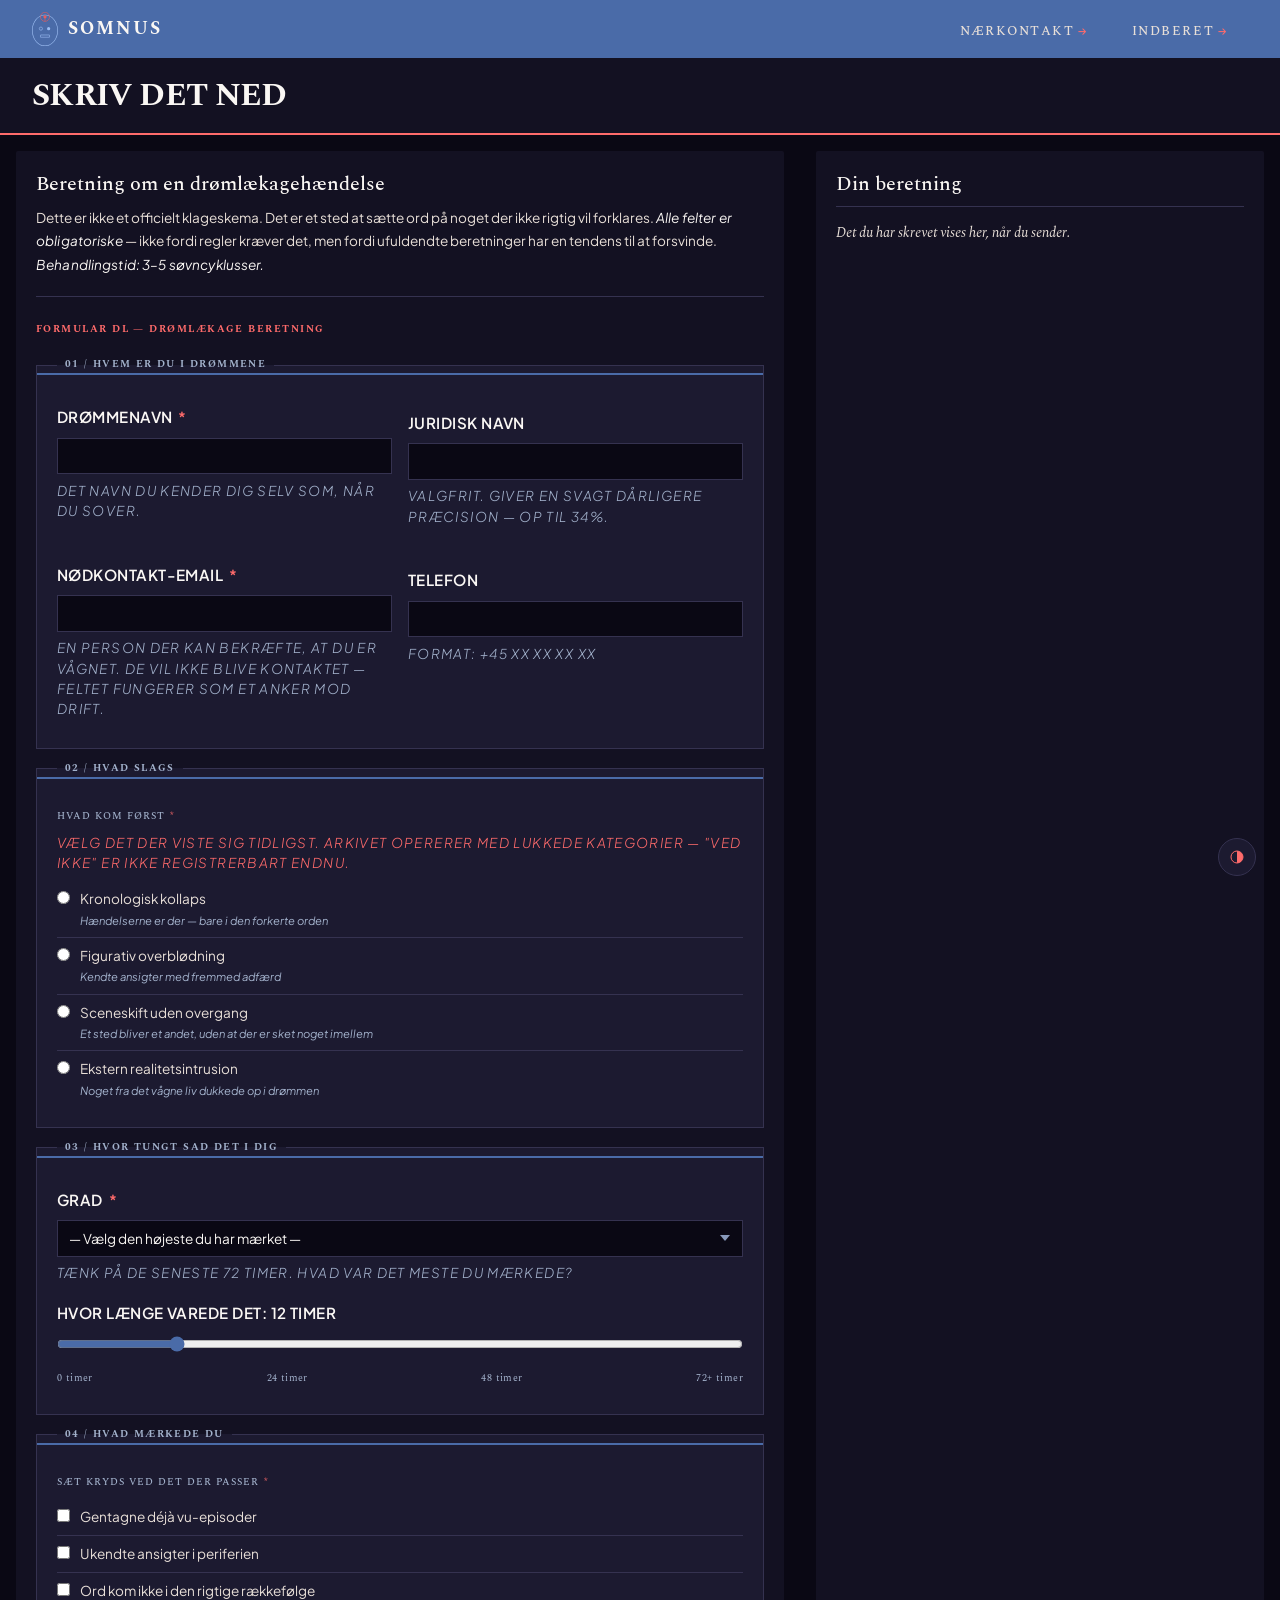
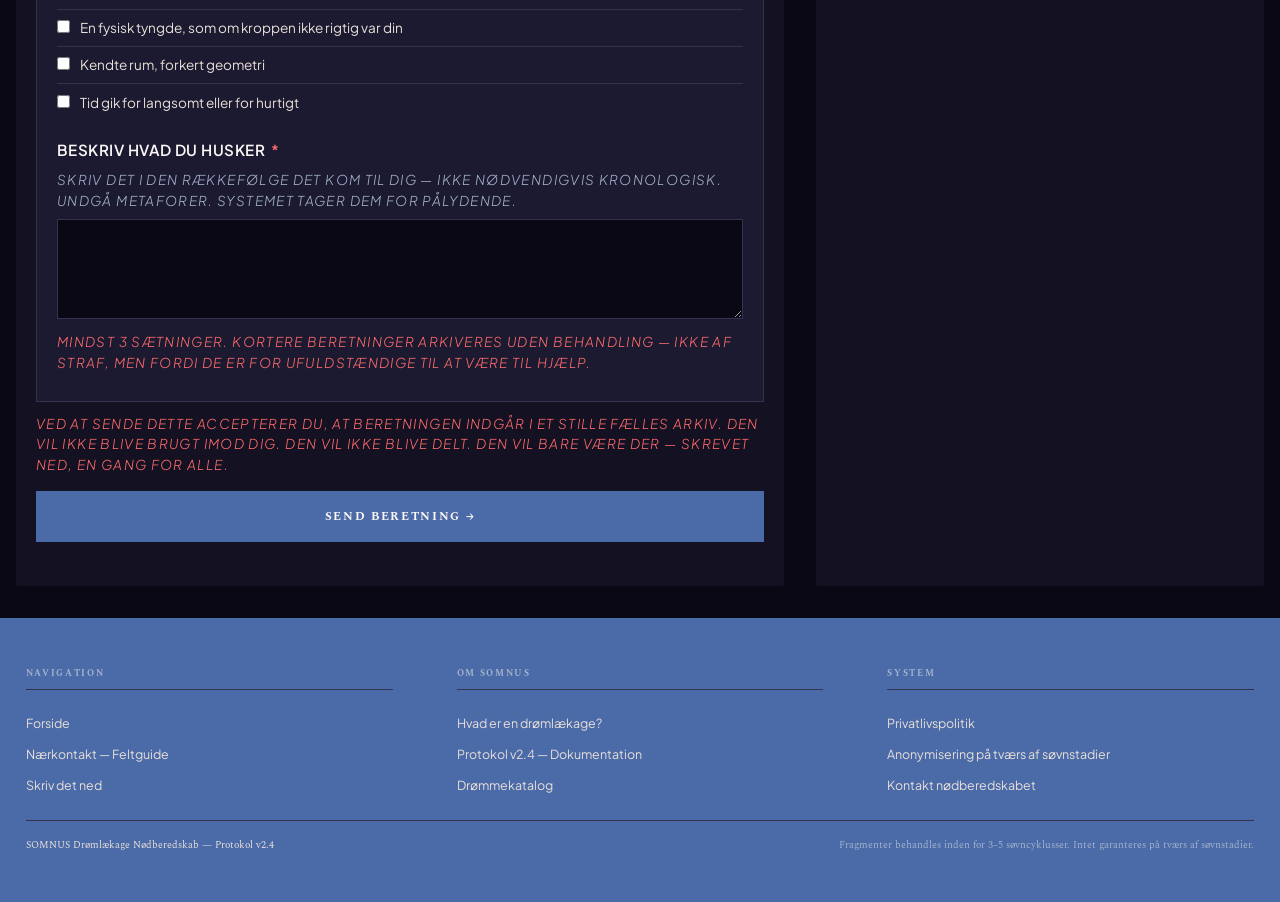
<file: register.html>
<!doctype html>
<html lang="da">
  <head>
    <meta charset="UTF-8" />
    <meta name="viewport" content="width=device-width, initial-scale=1.0" />
    <link rel="stylesheet" href="css/custom.css" />
    <link rel="stylesheet" href="css/fonts.css" />
    <link rel="stylesheet" href="css/general.css" />
    <link rel="stylesheet" href="css/layout.css" />
    <link rel="stylesheet" href="css/burger.css" />
    <link rel="stylesheet" href="css/cards.css" />
    <link rel="stylesheet" href="css/forms.css" />
    <link rel="stylesheet" href="css/mono.css" />
    <link rel="icon" type="image/svg+xml" href="img/favicon.svg" />
    <link rel="icon" type="image/png" sizes="32x32" href="img/favicon-32x32.png" />
    <link rel="apple-touch-icon" sizes="180x180" href="img/apple-touch-icon.png" />
    <title>SOMNUS — Indberet lækage</title>
    <style>
      :root {
        --color-text-muted: #a3b2cc;
        --color-text-logotype: #9dbef3;
      }
      body {
        font-weight: 400;
      }
      .sub {
        font-weight: 400;
        color: var(--color-text);
      }
      .field-info {
        color: var(--color-text-muted);
      }
      /* Range labels same fix */
      .range-labels {
        color: var(--color-text-muted);
      }
    </style>
  </head>

  <body id="register">
    <header>
      <nav>
        <div id="logotype-wrapper" class="logo">
          <a href="index.html">
            <!-- LOGO SOMNUS SVG -->
            <svg class="logo-mark-svg" xmlns="http://www.w3.org/2000/svg" viewBox="0 0 31.83 41.82" aria-hidden="true">
              <path
                d="M15.92,41.82C7.14,41.82,0,33.19,0,22.58S7.14,3.33,15.92,3.33s15.92,8.63,15.92,19.25-7.14,19.24-15.92,19.24ZM15.92,4.08C7.55,4.08.75,12.38.75,22.58s6.8,18.49,15.17,18.49,15.17-8.3,15.17-18.49S24.28,4.08,15.92,4.08Z"
                fill="#9dbef3"
              />
              <circle cx="15.92" cy="5.93" r="5.55" fill="none" stroke="#e85d5d" stroke-miterlimit="10" stroke-width=".75" />
              <circle cx="15.92" cy="5.93" r="1.94" fill="#e85d5d" />
              <line x1="15.92" y1="11.48" x2="15.92" y2="5.83" fill="none" stroke="#e85d5d" stroke-miterlimit="10" stroke-width=".75" />
              <circle cx="10.92" cy="20.36" r="1.94" fill="none" stroke="#9dbef3" stroke-miterlimit="10" stroke-width=".75" />
              <circle cx="20.36" cy="20.36" r="1.94" fill="#9dbef3" />
              <rect x="10.37" y="28.13" width="11.1" height="2.78" rx=".15" ry=".15" fill="none" stroke="#9dbef3" stroke-miterlimit="10" stroke-width=".75" />
            </svg>
            SOMNUS
          </a>
        </div>
        <ul class="menu">
          <li><a class="menuItem" href="instruction.html">Nærkontakt</a></li>
          <li><a class="menuItem" href="register.html">Indberet</a></li>
        </ul>
        <button class="burger">
          <span class="line"></span>
          <span class="line"></span>
          <span class="line"></span>
        </button>
      </nav>
    </header>

    <main>
      <h1>SKRIV DET NED</h1>

      <section id="form-section">
        <article id="form-info">
          <h2>Beretning om en drømlækagehændelse</h2>
          <p>
            Dette er ikke et officielt klageskema. Det er et sted at sætte ord på noget der ikke rigtig vil forklares. <strong>Alle felter er obligatoriske</strong> — ikke fordi regler kræver det, men fordi ufuldendte beretninger har en tendens til
            at forsvinde.<br />
            <strong>Behandlingstid: 3–5 søvncyklusser.</strong>
          </p>
        </article>

        <h3>Formular DL — Drømlækage Beretning</h3>

        <form id="webform">
          <!-- 01 PATIENTIDENTIFIKATION -->
          <fieldset id="identification">
            <legend>01 / Hvem er du i drømmene</legend>

            <div class="formcontainer">
              <div class="form-group">
                <label class="blok" for="navn">Drømmenavn <span class="req">*</span></label>
                <input type="text" id="navn" name="navn" required />
                <p class="field-info">Det navn du kender dig selv som, når du sover.</p>
              </div>
              <div class="form-group">
                <label class="blok" for="juridisk">Juridisk navn</label>
                <input type="text" id="juridisk" name="juridisk" />
                <p class="field-info">Valgfrit. Giver en svagt dårligere præcision — op til 34%.</p>
              </div>
            </div>

            <div class="formcontainer formcontainer--spaced">
              <div class="form-group">
                <label class="blok" for="email">Nødkontakt-email <span class="req">*</span></label>
                <input type="email" id="email" name="email" required />
                <p class="field-info">En person der kan bekræfte, at du er vågnet. De vil ikke blive kontaktet — feltet fungerer som et anker mod drift.</p>
              </div>
              <div class="form-group">
                <label class="blok" for="tlf">Telefon</label>
                <input type="tel" id="tlf" name="tlf" />
                <p class="field-info">Format: +45 XX XX XX XX</p>
              </div>
            </div>
          </fieldset>

          <!-- 02 LÆKAGETYPE -->
          <fieldset id="laekagetype">
            <legend>02 / Hvad slags</legend>

            <div class="form-group">
              <p>Hvad kom først <span class="req">*</span></p>
              <p class="field-info warn">Vælg det der viste sig tidligst. Arkivet opererer med lukkede kategorier — "ved ikke" er ikke registrerbart endnu.</p>

              <div>
                <input type="radio" id="type-kronologisk" name="laekagetype" value="kronologisk" required />
                <label for="type-kronologisk">
                  Kronologisk kollaps
                  <span class="option-sub">Hændelserne er der — bare i den forkerte orden</span>
                </label>
              </div>
              <div>
                <input type="radio" id="type-figurativ" name="laekagetype" value="figurativ" required />
                <label for="type-figurativ">
                  Figurativ overblødning
                  <span class="option-sub">Kendte ansigter med fremmed adfærd</span>
                </label>
              </div>
              <div>
                <input type="radio" id="type-sceneskift" name="laekagetype" value="sceneskift" required />
                <label for="type-sceneskift">
                  Sceneskift uden overgang
                  <span class="option-sub">Et sted bliver et andet, uden at der er sket noget imellem</span>
                </label>
              </div>
              <div>
                <input type="radio" id="type-ekstern" name="laekagetype" value="ekstern" required />
                <label for="type-ekstern">
                  Ekstern realitetsintrusion
                  <span class="option-sub">Noget fra det vågne liv dukkede op i drømmen</span>
                </label>
              </div>
            </div>
          </fieldset>

          <!-- 03 KONTAMINATIONSGRAD -->
          <fieldset id="kontamination">
            <legend>03 / Hvor tungt sad det i dig</legend>

            <div class="form-group">
              <label class="blok" for="grad">Grad <span class="req">*</span></label>
              <select id="grad" name="grad" required>
                <option value="" disabled selected>— Vælg den højeste du har mærket —</option>
                <option value="0">Grad 0 — Ingenting. En tom morgen.</option>
                <option value="1">Grad 1 — Billeder der hang lidt ved opvågning</option>
                <option value="2">Grad 2 — En stemning der fulgte med hele dagen</option>
                <option value="3">Grad 3 — Handlekraft var svær at finde i over 4 timer</option>
                <option value="4">Grad 4 — Jeg vidste ikke helt hvem jeg var. Det var alvorligt.</option>
              </select>
              <p class="field-info">Tænk på de seneste 72 timer. Hvad var det meste du mærkede?</p>
            </div>

            <div class="form-group">
              <label for="varighed">Hvor længe varede det: <span id="range-value">12</span> timer</label>
              <input type="range" id="varighed" name="varighed" min="0" max="72" step="1" value="12" />
              <div class="range-labels">
                <span>0 timer</span>
                <span>24 timer</span>
                <span>48 timer</span>
                <span>72+ timer</span>
              </div>
            </div>
          </fieldset>

          <!-- 04 SYMPTOMER -->
          <fieldset id="symptomer">
            <legend>04 / Hvad mærkede du</legend>

            <div class="form-group">
              <p>Sæt kryds ved det der passer <span class="req">*</span></p>
              <div>
                <input type="checkbox" id="symptom-dejavu" name="symptom" value="dejavu" />
                <label for="symptom-dejavu">Gentagne déjà vu-episoder</label>
              </div>
              <div>
                <input type="checkbox" id="symptom-ansigter" name="symptom" value="ansigter" />
                <label for="symptom-ansigter">Ukendte ansigter i periferien</label>
              </div>
              <div>
                <input type="checkbox" id="symptom-sprog" name="symptom" value="sprog" />
                <label for="symptom-sprog">Ord kom ikke i den rigtige rækkefølge</label>
              </div>
              <div>
                <input type="checkbox" id="symptom-tyngde" name="symptom" value="tyngde" />
                <label for="symptom-tyngde">En fysisk tyngde, som om kroppen ikke rigtig var din</label>
              </div>
              <div>
                <input type="checkbox" id="symptom-arkitektur" name="symptom" value="arkitektur" />
                <label for="symptom-arkitektur">Kendte rum, forkert geometri</label>
              </div>
              <div>
                <input type="checkbox" id="symptom-tid" name="symptom" value="tid" />
                <label for="symptom-tid">Tid gik for langsomt eller for hurtigt</label>
              </div>
            </div>

            <div class="form-group">
              <label class="blok" for="beskriv">Beskriv hvad du husker <span class="req">*</span></label>
              <p class="field-info">Skriv det i den rækkefølge det kom til dig — ikke nødvendigvis kronologisk. Undgå metaforer. Systemet tager dem for pålydende.</p>
              <textarea id="beskriv" name="beskriv" required></textarea>
              <p class="field-info warn">Mindst 3 sætninger. Kortere beretninger arkiveres uden behandling — ikke af straf, men fordi de er for ufuldstændige til at være til hjælp.</p>
            </div>
          </fieldset>

          <!-- SUBMIT -->
          <p class="field-info warn submit-disclaimer">
            Ved at sende dette accepterer du, at beretningen indgår i et stille fælles arkiv. Den vil ikke blive brugt imod dig. Den vil ikke blive delt. Den vil bare være der — skrevet ned, en gang for alle.
          </p>
          <button type="submit" id="submit-button">Send beretning &#8594;</button>
        </form>
      </section>

      <section id="form-summary">
        <h2>Din beretning</h2>
        <article>
          <p class="placeholder">Det du har skrevet vises her, når du sender.</p>
        </article>
      </section>
    </main>

    <!-- FOOTER -->
    <footer>
      <nav>
        <ul>
          <li><p class="footer-col-label">Navigation</p></li>
          <li><a href="index.html">Forside</a></li>
          <li><a href="instruction.html">Nærkontakt — Feltguide</a></li>
          <li><a href="register.html">Skriv det ned</a></li>
        </ul>
        <ul>
          <li><p class="footer-col-label">Om Somnus</p></li>
          <li><a href="404.html">Hvad er en drømlækage?</a></li>
          <li><a href="404.html">Protokol v2.4 — Dokumentation</a></li>
          <li><a href="404.html">Drømmekatalog</a></li>
        </ul>
        <ul>
          <li><p class="footer-col-label">System</p></li>
          <li><a href="404.html">Privatlivspolitik</a></li>
          <li><a href="404.html">Anonymisering på tværs af søvnstadier</a></li>
          <li><a href="404.html">Kontakt nødberedskabet</a></li>
        </ul>
      </nav>
      <p class="footer-disclaimer">
        <span>SOMNUS Drømlækage Nødberedskab — Protokol v2.4</span>
        <span>Fragmenter behandles inden for 3–5 søvncyklusser. Intet garanteres på tværs af søvnstadier.</span>
      </p>
    </footer>
    <script src="js/burger.js"></script>
    <script src="js/forms.js"></script>
    <script src="js/mono.js"></script>
  </body>
</html>
</file>
<file: css/custom.css>
:root {
  /* PALETTE - High Contrast for Better Readability */
  --color-bg: #0a0814; /* deeper near-black background */
  --color-surface: #131122; /* slightly lighter surface */
  --color-surface-mid: #1c1a30; /* fieldset background - increased contrast */

  --color-head-bg: #4a6ba8; /* brighter blue for header/footer */
  --color-headline-bg: #4a6ba8; /* brighter blue for headline bars */
  --color-accent: #ff6b6b; /* brighter coral/red for better visibility */
  --color-accent-blue: #5c7dbf; /* brighter blue for summary/headline accent */
  --color-accent-muted: #9db4d8; /* lighter muted blue for better contrast */

  --color-logotype-bg: #08070f;
  --color-text-logotype: #7d9dd1;

  --color-menu-bg: #1c1a30;
  --color-link-bg: #2d2a48;
  --color-link-hover: #ff6b6b;
  --color-link-active: #d98a5f;

  --color-card-bg: #1c1a30;
  --color-card-bg-inverted: #131122;
  --color-cta-card-bg: #4a6ba8;
  --color-cta-card-bg-inverted: #7d9dd1;

  --color-text: #e8dfd8; /* much brighter warm pale for body text */
  --color-text-inverted: #e8dfd8; /* same on dark bg */
  --color-text-muted: #a5b8d4; /* brighter muted blue-grey */
  --color-text-strong: #faf7f4; /* very bright near white */

  --color-surface-high: #272543; /* brighter surface step for hover states */
  --color-border-faint: #1f1d35; /* slightly more visible subtle divider */

  --color-info-bg: #131122; /* section backgrounds */
  --color-border: #353250; /* much brighter border for better visibility */

  /* TYPOGRAPHY - Plus Jakarta Sans + Spectral */
  --font-family-sans: "Plus Jakarta Sans", -apple-system, BlinkMacSystemFont, "Segoe UI", sans-serif;
  --font-family-mono: "Spectral", Georgia, serif;

  --font-logotype-size: 1.1rem;
  --font-h1-size: 2rem;
  --font-h2-size: 1.25rem;
  --font-h3-size: 0.75rem;
  --font-sub1-size: 0.88rem;
  --followup-text-size: 0.82rem;

  --font-weight-bold: 700;
  --font-weight-medium: 500;
  --font-weight-regular: 400;
  --font-weight-light: 300;

  /* MISC */
  --border-radius: 2px;
  --border-radius-links: 2px;
  --margin-head-bottom: 0px;

  /* FORM UTILITY (forms.css) */
  --color-field-bg: #0a0814;
  --color-field-border: #353250;
  --color-field-focus: #7d9dd1;
}

/* LAYOUT UTILITIES */
/* NOTE: .field-error, .option-sub, .range-labels live in forms.css */

.case-id {
  font-size: 0.7rem;
  font-family: var(--font-family-mono);
  text-align: right;
  color: var(--color-text-muted);
  margin-bottom: 0.5rem;
}


/* ATMOSPHERIC LOGO ANIMATION  */

@keyframes logo-bloom {
  0%, 100% {
    filter: blur(0px) brightness(1);
    transform: scale(1);
    opacity: 1;
  }
  50% {
    /* 1.5px blur is subtle enough to not look "broken" but hazy enough to feel like a dream */
    filter: blur(1.5px) brightness(1.1); 
    transform: scale(1.02);             
    opacity: 0.85;
  }
}

.logo-mark-svg {
  /* 8s duration ensures a slow, organic pulse that minimizes the 'game' feel */
  animation: logo-bloom 8s infinite ease-in-out;
  transform-origin: center;
  will-change: filter, transform; /* Optimization for smoother blurring */
}
}
</file>
<file: css/fonts.css>
@import url("https://fonts.googleapis.com/css2?family=Plus+Jakarta+Sans:wght@300;400;500;600;700;800&family=Spectral:ital,wght@0,400;0,500;0,600;0,700;1,400&display=swap");
</file>
<file: css/general.css>
/* RESET & BASE */
* {
  margin: 0;
  padding: 0;
  box-sizing: border-box;
}

body {
  font-family: var(--font-family-sans);
  font-weight: 400; /* Regular */
  color: var(--color-text);
  background-color: var(--color-bg);
  line-height: 1.6;
  overflow-x: hidden;
}

/*  NAVIGATION & HEADER  */
header {
  height: min-content;
  background-color: var(--color-head-bg);
}

header nav {
  display: flex;
  justify-content: space-between;
  align-items: center;

  width: 100%;
  max-width: none;
  margin: 0;
  padding: 0 2rem;

  height: 3.6rem;
}

#logotype-wrapper {
  background-color: transparent;
  height: auto;
  margin: 0;
}

#logotype-wrapper a {
  display: flex;
  align-items: center;
  gap: 0.6rem;
  text-decoration: none;
  color: var(--color-text-strong);
  font-family: var(--font-family-mono);
  font-size: var(--font-logotype-size);
  font-weight: var(--font-weight-bold);
  letter-spacing: 0.12em;
  text-transform: uppercase;
  margin: 0;
  padding: 0;
  background: none;
  border-radius: 0;
}

.logo-mark-svg {
  width: 26px;
  height: auto;
  flex-shrink: 0;
}

header nav ul.menu {
  display: flex;
  list-style: none;
  align-items: center;
  gap: 0.25rem;
  margin: 0;
  padding: 0;
  width: auto;
  height: auto;
}

header nav a.menuItem {
  text-decoration: none;
  font-family: var(--font-family-mono);
  font-size: 0.8rem;
  font-weight: var(--font-weight-medium);
  text-transform: uppercase;
  letter-spacing: 0.12em;
  padding: 0.5rem 0.9rem;
  margin: 0 0.25rem;
  color: var(--color-text);
  background-color: transparent;
  border: 1px solid transparent;
  border-radius: var(--border-radius-links);
  transition:
    background-color 0.15s,
    color 0.15s,
    border-color 0.15s;
}

header nav a.menuItem::after {
  content: " \2192";
  margin-left: 0.25rem;
  color: var(--color-accent);
  transition: transform 0.15s;
  display: inline-block;
}

header nav a.menuItem:hover {
  background-color: var(--color-accent);
  color: var(--color-text-strong);
  border-color: var(--color-accent);
}

header nav a.menuItem:hover::after {
  color: var(--color-text-strong);
  -webkit-transform: translateX(2px);
  transform: translateX(2px);
}

header nav a.menuItem:focus-visible {
  outline: 2px solid var(--color-accent);
  outline-offset: 2px;
}

/*  HEADINGS  */
h1 {
  font-family: var(--font-family-mono);
  font-size: var(--font-h1-size);
  font-weight: var(--font-weight-bold);
  color: var(--color-text-strong);
  line-height: 1.1;
  letter-spacing: -0.02em;
}

h2 {
  font-family: var(--font-family-mono);
  font-size: var(--font-h2-size);
  font-weight: var(--font-weight-medium);
  color: var(--color-text-strong);
  line-height: 1.3;
}

h3 {
  font-size: var(--font-h3-size);
  font-weight: var(--font-weight-bold);
  font-family: var(--font-family-mono);
  letter-spacing: 0.12em;
  text-transform: uppercase;
  color: var(--color-text-muted);
}

/*  CONTENT SECTIONS  */
#instruction h1,
#register h1 {
  margin: 0;
  padding: 1.25rem 2rem;
  background-color: var(--color-surface);
  border-bottom: 2px solid var(--color-accent);
}

#instruction main p {
  margin-bottom: 20px;
  font-size: var(--font-sub1-size);
  color: var(--color-text);
  text-align: left;
}

.sub {
  font-size: var(--font-sub1-size);
  font-weight: 300; /* Light */
  color: var(--color-text-muted);
}

/*  FOOTER  */
footer {
  display: grid;
  grid-template-columns: 2% 96% 2%;
  background-color: var(--color-head-bg);
  padding: 3rem 0 3rem 0;
  width: 100%;
  text-align: left;
}

/*  FOOTER NAV (The 3 Columns)*/
footer > nav {
  grid-column: 2 / 3;
  display: grid;
  /* This creates 3 equal columns within that 90% width */
  grid-template-columns: repeat(3, 1fr);
  gap: 4rem; /* Increased gap to handle the extra width */
  width: 100%;
  justify-items: start; /* Left-align grid column items */
}

/*  UL & LIST ITEMS */
footer > nav ul {
  list-style: none;
  display: flex;
  flex-direction: column;
  align-items: stretch; /* Allows children to fill the full width of the cell */
  gap: 0.7rem;
  padding: 0;
  margin: 0;
  width: 100%;
  text-align: left; /* Ensure list items are left-aligned */
}

footer > nav ul li {
  display: block;
  width: 100%;
  text-align: left;
}

/*  COLUMN LABELS (The "Headers")  */
.footer-col-label {
  font-family: var(--font-family-mono);
  font-size: 0.58rem;
  font-weight: var(--font-weight-bold);
  letter-spacing: 0.18em;
  text-transform: uppercase;
  color: var(--color-text-muted);
  padding-bottom: 0.5rem;
  border-bottom: 1px solid var(--color-border);
  margin-bottom: 0.8rem;
  width: 100%; /* Ensure border spans full column width */
  text-align: left; /* Ensure labels are left-aligned */
}

/* FOOTER LINKS */
footer a {
  font-size: 0.78rem;
  font-family: var(--font-family-sans);
  color: var(--color-text);
  text-decoration: none;
  display: block; /* Makes the link a block to fill the cell width */
  width: 100%;
  text-align: left; /* Ensure links are left-aligned */
  transition: color 0.15s;
}
footer a:hover {
  color: var(--color-text-strong);
}

/*  BOTTOM DISCLAIMER */
.footer-disclaimer {
  grid-column: 2 / 3;
  width: 100%;
  border-top: 1px solid var(--color-border);
  margin-top: 1.5rem;
  padding: 1rem 0 0;
  display: flex;
  justify-content: space-between;
  align-items: flex-start;
  gap: 2rem;
  font-family: var(--font-family-mono);
  font-size: 0.65rem;
  line-height: 1.6;
  color: var(--color-text-muted);
  text-align: left;
}

.footer-disclaimer span:first-child {
  color: var(--color-text);
}

/*  MOBILE OPTIMIZATION  */
@media (max-width: 700px) {
  footer {
    grid-template-columns: 1fr;
    padding: 3rem 1.5rem 6rem;
  }

  footer > nav,
  .footer-disclaimer {
    grid-column: 1 / -1;
  }

  footer > nav {
    grid-template-columns: 1fr;
    gap: 2rem;
  }

  .footer-disclaimer {
    flex-direction: column;
    align-items: flex-start;
    gap: 0.75rem;
    padding: 1.5rem 0 0;
  }
}
strong {
  font-weight: 400; /* Same as body - was 700 */
  font-style: italic; /* Italic emphasis instead of bold */
  color: var(--color-text-strong); /* Bright - was accent-muted */
  letter-spacing: 0.01em; /* Subtle - was 0.02em */
}
</file>
<file: css/layout.css>
/*  BODY GRID (header / main / footer rows)  */
body {
  display: grid;
  grid-template-columns: 100%; /* single column — prevents children from overflowing viewport */
  grid-template-rows: auto 1fr auto;
  min-height: 100vh;
  margin: 0;
  width: 100%;
}

/* Full-bleed body-level elements (ticker, hero live outside <main>) */
#status-ticker,
#main-disclaimer {
  width: 100%;
  min-width: 0;
  box-sizing: border-box;
}

/* MAIN */
main {
  display: grid;
  row-gap: 1rem;
  grid-template-rows: min-content min-content 1fr min-content;
}

main > *:not(:first-child) {
  margin: 0 1rem;
}

/*  HEADER / FOOTER FULL-WIDTH  */

header {
  grid-row: 1;
  width: 100%;
}

footer {
  width: 100%;
}

/*  INSTRUCTION PAGE — 2-COLUMN (SVG LEFT / INFO RIGHT)  */
@media (width > 600px) {
  #instruction > main {
    grid-template-columns: 3fr 2fr;
    column-gap: 1.5rem;
    grid-template-rows: auto auto auto;
    align-items: start;
  }

  /* h1 + subheading span full width across the top */
  #instruction > main > h1,
  #instruction > main > .sub {
    grid-column: 1 / -1;
  }

  /* SVG mascot pinned to the LEFT column */
  #instruction > main > .info-graphic {
    grid-column: 1;
    grid-row: 3;
  }

  /* Info text panel pinned to the RIGHT column, sticky so it follows as you scroll */
  #instruction > main > .info-text {
    grid-column: 2;
    grid-row: 3;
    position: sticky;
    top: 1rem;
    align-self: start;
  }
}

/*  REGISTER PAGE retains its own 5fr/3fr layout ─ */
@media (width > 600px) {
  #register > main {
    grid-template-columns: 5fr 3fr;
    grid-template-rows: auto auto 1fr auto;
  }

  #register .qr {
    order: 1;
  }

  #register > main > h1 {
    grid-column: 1 / -1;
  }
}

/*  MOBILE FALLBACK — single column stack  */
@media (max-width: 600px) {
  #instruction > main > .info-graphic,
  #instruction > main > .info-text {
    grid-column: 1 / -1;
  }
}
</file>
<file: css/burger.css>
/*  GLOBAL STYLES (Desktop & Mobile)  */

.burger {
  width: 30px;
  height: 20px;
  cursor: pointer;
  display: none; /* Hidden by default on desktop */
}

.burger .line {
  display: block;
  width: 100%;
  height: 2px;
  background-color: var(--color-text-strong);
  margin-bottom: 5px;
  transition: 0.2s linear;
}

/*  MOBILE ONLY STYLES  */

@media screen and (width < 1024px) {
  /* Give header a stacking context so the absolute dropdown
     is anchored to it and sits above all hero content */
  header {
    position: relative;
    z-index: 100;
  }

  .burger {
    display: block; /* Show the burger on mobile */
    background-color: transparent;
    border: 0;
    flex: 0 0 auto;
    margin: 0 20px;
  }

  .menu {
    display: none; /* Hide the standard menu on mobile */
  }

  .logo {
    flex: 0 0 50vw;
  }

  /* Hamburger to 'X' Animation */
  .burger.active .line:nth-child(1) {
    -webkit-transform: rotate(45deg) translate(5px, 5px);
    transform: rotate(45deg) translate(5px, 5px);
  }
  .burger.active .line:nth-child(2) {
    opacity: 0;
  }
  .burger.active .line:nth-child(3) {
    -webkit-transform: rotate(-45deg) translate(5px, -5px);
    transform: rotate(-45deg) translate(5px, -5px);
  }

  /* Mobile Menu Appearance */
  nav.active .menu {
    display: block;
    background-color: var(--color-menu-bg);
    position: absolute;
    top: 3.6rem;
    right: 0;
    width: clamp(200px, 50vw, 400px);
    z-index: 9000; /* was 1 — must clear all hero z-index layers */
    opacity: 0.96;
  }

  nav.active .menu li {
    margin: 40px 20px;
    text-align: right;
  }

  nav.active .menu a {
    font-size: 24px;
  }
}
</file>
<file: css/cards.css>
/*  TICKER  */
#status-ticker {
  background-color: var(--color-surface-mid);
  border-bottom: 1px solid var(--color-border);
  overflow: hidden;
  height: 28px;
  display: flex;
  align-items: center;
}

#status-ticker .ticker-inner {
  display: flex;
  gap: 0;
  white-space: nowrap;
  animation: ticker-scroll 38s linear infinite;
}

#status-ticker span {
  font-family: var(--font-family-mono);
  font-size: 0.6rem;
  letter-spacing: 0.14em;
  text-transform: uppercase;
  color: var(--color-accent);
  padding: 0 2rem;
  border-right: 1px solid var(--color-border);
}

#status-ticker span.muted {
  color: var(--color-text-muted);
}

@keyframes ticker-scroll {
  from {
    -webkit-transform: translateX(0);
    transform: translateX(0);
  }
  to {
    -webkit-transform: translateX(-50%);
    transform: translateX(-50%);
  }
}

/*  ═══════════════════════════════════════════════
    HERO — HIGH TENSION COLLAGE
    Every element is absolutely positioned.
    Nothing flows. Everything is placed.
    ═══════════════════════════════════════════════ */

#main-disclaimer {
  position: relative;
  overflow: hidden;
  width: 100%;
  height: clamp(600px, 88vh, 960px);
  background: var(--color-bg);
  border-bottom: 1px solid var(--color-border);
}

/* Scanline grain */
#main-disclaimer::before {
  content: "";
  position: absolute;
  inset: 0;
  background-image: repeating-linear-gradient(0deg, transparent, transparent 2px, rgba(157, 190, 243, 0.009) 2px, rgba(157, 190, 243, 0.009) 3px);
  pointer-events: none;
  z-index: 1;
}

/* Container — full bleed, positions children */
#main-disclaimer-content {
  position: absolute;
  inset: 0;
  z-index: 2;
}

/* ── VERTICAL RAIL — removed from layout ──────── */
#hero-rail {
  display: none;
}
#alert-level {
  display: none;
}

/* ── H1 LINE 1 ─────────────────────────────────
   "Drømlækage" — inset from edge, overflows right */
#hero-h1-top {
  position: absolute;
  top: clamp(1.5rem, 4vh, 3.5rem);
  left: clamp(1.5rem, 3.5vw, 4rem); /* fluid gutter — never touches the edge */
  right: 0;
  z-index: 15;
  pointer-events: none;
}

#hero-h1-top span {
  display: block;
  font-family: var(--font-family-mono);
  font-size: clamp(3.5rem, 8vw, 9vw); /* halved — still editorial, not overpowering */
  font-weight: var(--font-weight-bold);
  letter-spacing: -0.05em;
  line-height: 0.85;
  color: var(--color-text-strong);
  white-space: nowrap;
  /* Reduced shadow — was so dark it buried the ghost underneath */
  text-shadow:
    0 0 60px rgba(10, 8, 20, 0.95),
    0 0 20px rgba(10, 8, 20, 0.8),
    0 2px 8px rgba(10, 8, 20, 0.6);
  position: relative;
  transition: transform 0.65s cubic-bezier(0.25, 0.46, 0.45, 0.94);
}

/* Ghost A+D — z-index removed (was -1, hid it behind the section background).
   ::before paints before the text in stacking order → visually behind it. */
#hero-h1-top span::before {
  content: "Drømlækage";
  position: absolute;
  top: 0;
  left: 4px;
  font-family: inherit;
  font-size: inherit;
  font-weight: inherit;
  letter-spacing: inherit;
  line-height: inherit;
  white-space: inherit;
  color: #5c7dbf;
  filter: blur(12px);
  opacity: 0.65;
  pointer-events: none;
  transition: transform 0.65s cubic-bezier(0.25, 0.46, 0.45, 0.94);
  user-select: none;
}

/* ── ILLUSTRATION ──────────────────────────────
   Centered across full hero width — backdrops
   BOTH headline lines. Top line ghost becomes
   visible against the periwinkle shapes. */
#hero-illustration {
  position: absolute;
  top: 50%;
  left: 50%;
  transform: translate(-50%, -50%);
  width: 80%; /* wider — fills more of the hero */
  height: 130%;
  display: flex;
  align-items: center;
  justify-content: center;
  overflow: visible;
  z-index: 5;
  pointer-events: none;
}

.dream-glow {
  position: absolute;
  inset: -20% -10% -20% -35%;
  background:
    radial-gradient(ellipse 80% 65% at 50% 50%, rgba(92, 125, 191, 0.28) 0%, transparent 60%), radial-gradient(ellipse 45% 35% at 30% 25%, rgba(232, 93, 93, 0.15) 0%, transparent 52%),
    radial-gradient(ellipse 55% 45% at 68% 78%, rgba(157, 190, 243, 0.12) 0%, transparent 56%);
  pointer-events: none;
  animation: glow-drift 14s ease-in-out infinite alternate;
}

@keyframes glow-drift {
  0% {
    opacity: 0.7;
    transform: scale(1) translateY(0px);
  }
  50% {
    opacity: 1;
    transform: scale(1.06) translateY(-12px);
  }
  100% {
    opacity: 0.75;
    transform: scale(0.96) translateY(6px);
  }
}

.dream-particles {
  position: absolute;
  inset: 0;
  pointer-events: none;
  overflow: hidden;
}

.dream-particles span {
  position: absolute;
  border-radius: 50%;
  opacity: 0;
  animation: particle-float var(--dur, 9s) ease-in-out var(--delay, 0s) infinite;
}

.dream-particles span:nth-child(1) {
  width: 4px;
  height: 4px;
  background: rgba(232, 93, 93, 0.5);
  left: 18%;
  top: 22%;
  --dur: 8s;
  --delay: 0s;
}
.dream-particles span:nth-child(2) {
  width: 3px;
  height: 3px;
  background: rgba(157, 190, 243, 0.4);
  left: 72%;
  top: 15%;
  --dur: 11s;
  --delay: 1.5s;
}
.dream-particles span:nth-child(3) {
  width: 5px;
  height: 5px;
  background: rgba(92, 125, 191, 0.35);
  left: 38%;
  top: 68%;
  --dur: 9s;
  --delay: 3s;
}
.dream-particles span:nth-child(4) {
  width: 2px;
  height: 2px;
  background: rgba(232, 93, 93, 0.6);
  left: 82%;
  top: 52%;
  --dur: 13s;
  --delay: 0.7s;
}
.dream-particles span:nth-child(5) {
  width: 6px;
  height: 6px;
  background: rgba(157, 190, 243, 0.25);
  left: 55%;
  top: 80%;
  --dur: 10s;
  --delay: 2s;
}
.dream-particles span:nth-child(6) {
  width: 3px;
  height: 3px;
  background: rgba(255, 107, 107, 0.4);
  left: 28%;
  top: 40%;
  --dur: 7s;
  --delay: 4s;
}
.dream-particles span:nth-child(7) {
  width: 4px;
  height: 4px;
  background: rgba(92, 125, 191, 0.5);
  left: 90%;
  top: 35%;
  --dur: 12s;
  --delay: 1s;
}
.dream-particles span:nth-child(8) {
  width: 2px;
  height: 2px;
  background: rgba(157, 190, 243, 0.6);
  left: 12%;
  top: 75%;
  --dur: 9s;
  --delay: 5s;
}
.dream-particles span:nth-child(9) {
  width: 5px;
  height: 5px;
  background: rgba(232, 93, 93, 0.2);
  left: 65%;
  top: 60%;
  --dur: 14s;
  --delay: 2.5s;
}
.dream-particles span:nth-child(10) {
  width: 3px;
  height: 3px;
  background: rgba(157, 190, 243, 0.45);
  left: 45%;
  top: 25%;
  --dur: 11s;
  --delay: 6s;
}

@keyframes particle-float {
  0% {
    opacity: 0;
    transform: translateY(14px) scale(0.5);
  }
  20% {
    opacity: 1;
  }
  80% {
    opacity: 0.7;
  }
  100% {
    opacity: 0;
    transform: translateY(-30px) scale(1.2);
  }
}

#hero-illustration [data-swing] img {
  width: min(860px, 78vw);
  height: auto;
  display: block;
  position: relative;
  z-index: 2;
  /*  Tint approach: sepia(1) normalises every SVG colour to one warm tone
      so hue-rotate lands consistently — no shape gets a different hue.
      Result sits in the #5c7dbf family: muted, mid-value periwinkle.
      mix-blend-mode: normal keeps it as a solid third layer (screen was
      eating the dark parts of the SVG and producing hot, uneven highlights). */
  filter: sepia(1) hue-rotate(190deg) saturate(0.72) brightness(0.82) drop-shadow(0 32px 80px rgba(0, 0, 0, 0.6));
  opacity: 0.52;
  mix-blend-mode: normal;
}

@media (prefers-reduced-motion: reduce) {
  .dream-glow,
  .dream-particles span {
    animation: none;
    opacity: 0.6;
  }
  /* Disable ghost drift — static ghost (A) remains visible */
  #hero-h1-top span,
  #hero-h1-top span::before,
  #hero-h1-bottom h1,
  #hero-h1-bottom h1::before {
    transition: none;
  }
  #main-disclaimer:hover #hero-h1-top span,
  #main-disclaimer:hover #hero-h1-bottom h1 {
    transform: none;
  }
  #main-disclaimer:hover #hero-h1-top span::before,
  #main-disclaimer:hover #hero-h1-bottom h1::before {
    transform: none;
  }
  /* Suppress asterisk pulse — keep it visible but static */
  #hero-h1-bottom h1 em {
    animation: none;
  }
  /* Suppress hero-text slide — fade only */
  #hero-text {
    transform: translateY(-50%) translateX(0);
    transition:
      opacity 0.4s ease,
      visibility 0.4s;
  }
}

/* ── H1 LINE 2 ─────────────────────────────────
   "detekteret." — bottom of hero, right-aligned,
   crashes across the illustration. */
#hero-h1-bottom {
  position: absolute;
  bottom: clamp(1.5rem, 4vh, 3.5rem);
  left: 0;
  right: clamp(1.5rem, 3.5vw, 4rem); /* mirrors top-left gutter */
  z-index: 18;
  text-align: right;
  pointer-events: none;
}

#hero-h1-bottom h1 {
  display: inline-block;
  font-size: clamp(3.5rem, 8vw, 9vw); /* matches line 1 exactly */
  font-weight: var(--font-weight-bold);
  letter-spacing: -0.05em;
  line-height: 0.85;
  color: var(--color-text-strong);
  white-space: nowrap;
  text-shadow:
    0 0 60px rgba(10, 8, 20, 0.95),
    0 0 20px rgba(10, 8, 20, 0.8),
    0 2px 8px rgba(10, 8, 20, 0.6);
  position: relative;
  transition: transform 0.65s cubic-bezier(0.25, 0.46, 0.45, 0.94);
}

/* Ghost z-index removed — was hiding behind section background */
#hero-h1-bottom h1::before {
  content: attr(data-text);
  position: absolute;
  top: 0;
  right: 4px;
  font-family: inherit;
  font-size: inherit;
  font-weight: inherit;
  letter-spacing: inherit;
  line-height: inherit;
  white-space: inherit;
  text-align: right;
  color: #5c7dbf;
  filter: blur(12px);
  opacity: 0.65;
  pointer-events: none;
  transition: transform 0.65s cubic-bezier(0.25, 0.46, 0.45, 0.94);
  user-select: none;
}

/* ── ASTERISK TRIGGER ──────────────────────────
   The * is the only interactive element in the
   hero initially. Pointer-events: auto overrides
   the parent's none. Pulse signals clickability.
   On reveal, pulse halts and a glow confirms state. */
@keyframes asterisk-pulse {
  0%,
  100% {
    opacity: 1;
    transform: scale(1);
  }
  50% {
    opacity: 0.5;
    transform: scale(1.25);
  }
}

#hero-h1-bottom h1 em {
  font-style: normal;
  color: var(--color-accent);
  font-size: 0.42em;
  vertical-align: super;
  margin-left: 0.06em;
  display: inline-block;
  pointer-events: auto; /* overrides parent pointer-events: none */
  cursor: pointer;
  animation: asterisk-pulse 2.8s ease-in-out infinite;
  transition:
    filter 0.3s ease,
    color 0.3s ease;
  user-select: none;
}

#hero-h1-bottom h1 em:hover {
  filter: brightness(1.4) drop-shadow(0 0 6px var(--color-accent));
}

/* Revealed state — pulse stops, asterisk glows as confirmation */
#main-disclaimer.revealed #hero-h1-bottom h1 em {
  animation: none;
  color: var(--color-text-strong);
  filter: drop-shadow(0 0 10px var(--color-accent));
}

/* ── HOVER DRIFT (effect D)
   Line 1 slides right, its ghost slides left.
   Line 2 slides left, its ghost slides right.
   The two headline lines pull away from each other —
   reality and the dream trying to separate. */
#main-disclaimer:hover #hero-h1-top span {
  transform: translateX(8px);
}
#main-disclaimer:hover #hero-h1-top span::before {
  transform: translateX(-14px);
}
#main-disclaimer:hover #hero-h1-bottom h1 {
  transform: translateX(-8px);
}
#main-disclaimer:hover #hero-h1-bottom h1::before {
  transform: translateX(14px);
}

/* ── SUB + CTA ─────────────────────────────────
   Hidden until the asterisk is clicked.
   Slides in from left + fades up on reveal.
   translateY(-50%) is the vertical centering anchor —
   translateX is layered on top for the slide animation. */
#hero-text {
  position: absolute;
  top: 50%;
  transform: translateY(-50%) translateX(-12px);
  left: clamp(1.5rem, 3.5vw, 4rem); /* same gutter as H1-top */
  max-width: 28ch;
  z-index: 20;
  opacity: 0;
  visibility: hidden;
  pointer-events: none;
  transition:
    opacity 0.55s ease,
    transform 0.55s cubic-bezier(0.25, 0.46, 0.45, 0.94),
    visibility 0.55s;
}

#main-disclaimer.revealed #hero-text {
  opacity: 1;
  visibility: visible;
  pointer-events: auto;
  transform: translateY(-50%) translateX(0);
}

#hero-text .sub {
  font-size: 0.92rem;
  line-height: 1.75;
  color: var(--color-text); /* was --color-text-muted (#a5b8d4) — too grey over illustration */
  margin-bottom: 1.25rem;
  /* Same dark-knockout text-shadow technique as the H1 lines —
     pushes the illustration back so letters always read cleanly */
  text-shadow:
    0 0 28px rgba(10, 8, 20, 1),
    0 0 10px rgba(10, 8, 20, 0.95),
    0 1px 5px rgba(10, 8, 20, 0.85);
}

#main-disclaimer-cta {
  display: flex;
  gap: 0.75rem;
  flex-wrap: wrap;
}

/* ── MOBILE ────────────────────────────────────*/
@media (max-width: 1024px) {
  #main-disclaimer {
    height: auto;
    min-height: 0;
    overflow: hidden; /* was visible — ghost ::before was bleeding off-screen */
  }
  #main-disclaimer-content {
    position: relative;
    inset: auto;
    display: flex;
    flex-direction: column;
    padding: 0 0 2.5rem 0;
  }
  #hero-h1-top {
    position: relative;
    top: auto;
    left: auto;
    right: auto;
    padding: 0 clamp(1rem, 5vw, 1.5rem);
  }
  #hero-h1-top span {
    font-size: clamp(2.5rem, 11vw, 4rem);
    white-space: normal;
    overflow-wrap: break-word; /* safety net for long Danish compound words */
  }
  #hero-illustration {
    position: relative;
    top: auto;
    left: auto; /* CRITICAL: desktop sets left:50% — without this reset, position:relative + left:50% slides the whole illustration off to the right */
    right: auto;
    transform: none;
    width: 100%;
    height: 240px;
    margin: 0;
    justify-content: center;
  }
  #hero-illustration [data-swing] img {
    width: min(340px, 85vw);
  }
  #hero-h1-bottom {
    position: relative;
    bottom: auto;
    text-align: left;
    right: auto;
    padding: 0 clamp(1rem, 5vw, 1.5rem);
  }
  #hero-h1-bottom h1 {
    font-size: clamp(2.5rem, 11vw, 4rem);
    display: block; /* was inline-block — broke wrapping */
    white-space: normal; /* was nowrap — blew the page width open */
    overflow-wrap: break-word;
  }
  #hero-text {
    position: relative;
    top: auto;
    transform: translateX(-8px);
    left: auto;
    max-width: 38ch; /* was none — full-width lines are too long to read */
    margin-top: 1.5rem;
    padding: 0 clamp(1rem, 5vw, 1.5rem);
  }
  #main-disclaimer.revealed #hero-text {
    transform: translateX(0);
  }
  /* On mobile the sub text sits on dark bg below the illustration —
     reset the desktop text-shadow, bump size a touch for small screens */
  #hero-text .sub {
    font-size: 0.85rem;
    color: var(--color-text);
    text-shadow: none;
  }
}

main section:not(#main-disclaimer) {
  padding: 20px;
  border-radius: var(--border-radius);
}

.btn-primary {
  font-family: var(--font-family-mono);
  font-size: 0.7rem;
  font-weight: var(--font-weight-bold);
  letter-spacing: 0.14em;
  text-transform: uppercase;
  text-decoration: none;
  padding: 0.65rem 1.25rem;
  background-color: var(--color-accent);
  color: var(--color-text-strong);
  border: 1px solid var(--color-accent);
  transition:
    background-color 0.15s,
    color 0.15s;
}

.btn-primary:hover {
  background-color: transparent;
  color: var(--color-accent);
}

/* btn-secondary removed - only one CTA button */

/* Watermark removed for cleaner look */

/*  SWING ILLUSTRATION  */

[data-swing] {
  display: block;
  -webkit-transform-origin: top center;
  transform-origin: top center;
  -webkit-transform: rotate(var(--swing-deg, 0deg));
  transform: rotate(var(--swing-deg, 0deg));
  transition: transform 1.4s cubic-bezier(0.23, 1.4, 0.32, 1);
  will-change: transform;
  cursor: default;
  -webkit-filter: drop-shadow(0 24px 48px rgba(0, 0, 0, 0.5));
  filter: drop-shadow(0 24px 48px rgba(0, 0, 0, 0.5));
}

@keyframes idle-swing {
  0% {
    -webkit-transform: rotate(-0.5deg);
    transform: rotate(-0.5deg);
  }
  50% {
    -webkit-transform: rotate(0.5deg);
    transform: rotate(0.5deg);
  }
  100% {
    -webkit-transform: rotate(-0.5deg);
    transform: rotate(-0.5deg);
  }
}

[data-swing].swing-idle {
  animation: idle-swing 7s ease-in-out infinite;
  transition: none;
}

@media (prefers-reduced-motion: reduce) {
  [data-swing],
  [data-swing].swing-idle {
    animation: none;
    transition: none;
    -webkit-transform: rotate(0deg);
    transform: rotate(0deg);
  }
}

/* (SVG sizing handled by #hero-illustration [data-swing] img above) */

/*  SECTION LABEL  */
.section-label {
  font-family: var(--font-family-mono);
  font-size: 0.6rem;
  font-weight: var(--font-weight-bold);
  letter-spacing: 0.2em;
  text-transform: uppercase;
  color: var(--color-text-muted);
  padding: 0 1rem 0.5rem 1rem;
  border-bottom: 1px solid var(--color-border);
  margin-bottom: 1rem;
  display: flex;
  justify-content: space-between;
  align-items: center;
}

.section-label span {
  color: var(--color-accent);
}

/*  PROTOCOL CARDS (DAILY) - WIDE 3:2  */
#daily {
  display: grid;
  grid-template-columns: 1fr;
  gap: 2.5rem;
  padding: 1.5rem 0 4rem 0;
}

@media (min-width: 768px) {
  #daily {
    grid-template-columns: 1fr 1fr;
  }
}

.daily_card {
  background-color: var(--color-surface-mid);
  border: 1px solid var(--color-border);
  display: flex;
  flex-direction: column;
  position: relative;
  overflow: hidden;
  transition:
    background-color 0.25s ease,
    border-color 0.25s ease,
    box-shadow 0.25s ease,
    transform 0.15s ease;
}

/* Accent top line — hidden at rest */
.daily_card::before {
  content: "";
  position: absolute;
  top: 0;
  left: 0;
  right: 0;
  height: 2px;
  background-color: var(--color-accent);
  opacity: 0;
  transition: opacity 0.25s ease;
  z-index: 1;
}

/* Image desaturated at rest */
.daily_card .protocol-illustration {
  filter: grayscale(55%) brightness(0.82);
  transition: filter 0.3s ease;
}

.daily_card:hover {
  background-color: var(--color-head-bg);
  border-color: var(--color-accent);
  box-shadow: 0 8px 32px rgba(0, 0, 0, 0.4);
}

.daily_card:hover::before {
  opacity: 1;
}

.daily_card:hover .protocol-illustration {
  filter: grayscale(0%) brightness(1);
}

.daily_card:active {
  transform: scale(0.985);
  box-shadow: 0 2px 10px rgba(0, 0, 0, 0.3);
}

.daily_card-img {
  width: 100%;
  aspect-ratio: 3 / 2;
  background: #000;
  position: relative;
  overflow: hidden;
  border-bottom: 1px solid var(--color-border);
}

.protocol-illustration {
  width: 100%;
  height: 100%;
  object-fit: cover;
  opacity: 0.9;
}

.card-tag {
  position: absolute;
  top: 15px;
  left: 15px;
  background: rgba(0, 0, 0, 0.8);
  color: var(--color-accent);
  font-family: var(--font-family-mono);
  font-size: 0.6rem;
  padding: 4px 8px;
  border: 1px solid var(--color-accent);
  text-transform: uppercase;
}

.daily_text {
  padding: 2rem;
  display: flex;
  flex-direction: column;
  flex-grow: 1;
}

.daily_text h2 {
  font-size: 1.3rem;
  margin-bottom: 1rem;
  color: var(--color-text-strong);
}

.daily_text p {
  font-size: 0.9rem;
  color: var(--color-text-muted);
  line-height: 1.6;
  margin-bottom: 2rem;
  flex-grow: 1;
}

/*  BREAKING NEWS WRAPPER  */
/* Full-bleed alert zone that wraps the #breaking section + its label */
#breaking-zone {
  /* Bleed past main's 1rem side margins */
  margin-left: -1rem;
  margin-right: -1rem;
  padding: 0 1rem 2rem;

  background-color: #110e1f;
  background-image: repeating-linear-gradient(0deg, transparent, transparent 3px, rgba(232, 93, 93, 0.018) 3px, rgba(232, 93, 93, 0.018) 4px);

  border-top: 2px solid var(--color-accent);
  border-bottom: 1px solid rgba(232, 93, 93, 0.25);
  position: relative;
  overflow: hidden;
}

/* Subtle glow bleeding from the top border */
#breaking-zone::before {
  content: "";
  position: absolute;
  inset: 0 0 auto 0;
  height: 80px;
  background: linear-gradient(to bottom, rgba(232, 93, 93, 0.07) 0%, transparent 100%);
  pointer-events: none;
}

/*  NEWS GRID - SQUARE 1:1  */
#breaking {
  display: grid;
  grid-template-columns: 1fr;
  gap: 24px;
  padding: 20px 1rem;
}

@media (min-width: 768px) {
  #breaking {
    grid-template-columns: repeat(2, 1fr);
  }
}

@media (min-width: 1024px) {
  #breaking {
    grid-template-columns: repeat(3, 1fr);
  }
  #breaking .news_card:first-child {
    grid-column: span 2;
    grid-row: span 2;
  }
}

.news_card {
  background-color: var(--color-surface-mid);
  border: 1px solid var(--color-border);
  display: flex;
  flex-direction: column;
  position: relative;
  overflow: hidden;
  cursor: pointer;
  transition:
    background-color 0.25s ease,
    border-color 0.25s ease,
    box-shadow 0.25s ease,
    transform 0.15s ease;
}

/* Accent top line — hidden at rest */
.news_card::before {
  content: "";
  position: absolute;
  top: 0;
  left: 0;
  right: 0;
  height: 2px;
  background-color: var(--color-accent);
  opacity: 0;
  transition: opacity 0.25s ease;
  z-index: 1;
}

/* Image desaturated at rest */
.news-card-img-wrap img {
  width: 100%;
  height: 100%;
  object-fit: cover;
  filter: grayscale(55%) brightness(0.82);
  transition: filter 0.3s ease;
}

.news_card:hover {
  background-color: var(--color-head-bg);
  border-color: var(--color-accent);
  box-shadow: 0 8px 32px rgba(0, 0, 0, 0.4);
}

.news_card:hover::before {
  opacity: 1;
}

.news_card:hover .news-card-img-wrap img {
  filter: grayscale(0%) brightness(1);
}

.news_card:active {
  transform: scale(0.985);
  box-shadow: 0 2px 10px rgba(0, 0, 0, 0.3);
}

.news-card-img-wrap {
  width: 100%;
  aspect-ratio: 1 / 1;
  overflow: hidden;
  border-bottom: 1px solid var(--color-border);
}

.news_card-body {
  padding: 1.5rem;
  display: flex;
  flex-direction: column;
  flex-grow: 1;
}

.news_card h3 {
  font-size: 1rem;
  margin: 0.5rem 0 1rem;
  line-height: 1.3;
  color: var(--color-text-strong);
}

/* BUTTONS & CTAs  */
.cta_btn {
  align-self: flex-start;
  padding: 0.7rem 1.2rem;
  border: 1px solid var(--color-accent);
  color: var(--color-text-strong);
  text-decoration: none;
  font-family: var(--font-family-mono);
  font-size: 0.7rem;
  text-transform: uppercase;
  transition: all 0.2s ease;
  background: transparent;
}

.cta_btn:hover {
  background: var(--color-accent);
  color: white;
}

.news-read-more {
  margin-top: auto;
  align-self: flex-end;
  background: none;
  border: 1px solid var(--color-border);
  color: var(--color-text-muted);
  font-family: var(--font-family-mono);
  font-size: 0.55rem;
  padding: 0.3rem 0.6rem;
  cursor: pointer;
}

/*  POPUP MODAL (OPTIMIZED)  */
.news-modal-overlay {
  position: fixed;
  inset: 0;
  background: rgba(13, 11, 20, 0.9);
  z-index: 10000;
  display: flex;
  align-items: center;
  justify-content: center;
  opacity: 0;
  pointer-events: none;
  transition: opacity 0.25s;
  -webkit-backdrop-filter: blur(8px);
  backdrop-filter: blur(8px);
  padding: 20px;
}

.news-modal-overlay.open {
  opacity: 1;
  pointer-events: all;
}

.news-modal {
  background: var(--color-surface-mid);
  border: 1px solid var(--color-border);
  width: 100%;
  max-width: 500px;
  max-height: 85vh;
  display: flex;
  flex-direction: column;
  overflow: hidden;
  position: relative;
  box-shadow: 0 20px 50px rgba(0, 0, 0, 0.5);
}

.news-modal-img {
  width: 100%;
  aspect-ratio: 1 / 1;
  background: #000;
  flex-shrink: 0;
  border-bottom: 1px solid var(--color-border);
}

.news-modal-img img {
  width: 100%;
  height: 100%;
  object-fit: cover;
  display: block;
}

.news-modal-content {
  padding: 1.5rem;
  overflow-y: auto;
  flex-grow: 1;
  scrollbar-width: thin;
  scrollbar-color: var(--color-border) transparent;
}

.news-modal-content::-webkit-scrollbar {
  width: 4px;
}
.news-modal-content::-webkit-scrollbar-thumb {
  background: var(--color-border);
}

.news-modal h2 {
  font-size: 1.2rem;
  margin: 0 0 1rem 0;
  line-height: 1.3;
  color: var(--color-text-strong);
}

.news-modal p {
  font-size: 0.9rem;
  line-height: 1.6;
  color: var(--color-text);
  margin-bottom: 1rem;
}

.news-modal-close {
  margin-top: 1rem;
  align-self: flex-end;
  background: none;
  border: 1px solid var(--color-border);
  color: var(--color-text-muted);
  font-family: var(--font-family-mono);
  font-size: 0.6rem;
  padding: 0.5rem 1rem;
  cursor: pointer;
  text-transform: uppercase;
  transition: all 0.2s;
}

.news-modal-close:hover {
  color: var(--color-text-strong);
  border-color: var(--color-text-muted);
}
</file>
<file: css/forms.css>
/*  SECTION WRAPPERS  */
#form-section,
#form-summary {
  background-color: var(--color-surface);
  padding: 1.5rem;
}

#form-info {
  margin-bottom: 1.5rem;
  padding-bottom: 1.25rem;
  border-bottom: 1px solid var(--color-border);
}

#form-info h2 {
  font-size: var(--font-h2-size);
  color: var(--color-text-strong);
  margin-bottom: 0.6rem;
}

#form-info p {
  font-size: 0.85rem;
  color: var(--color-text);
  line-height: 1.7;
}

#form-section > h3 {
  font-family: var(--font-family-mono);
  font-size: 0.65rem;
  font-weight: var(--font-weight-bold);
  letter-spacing: 0.14em;
  text-transform: uppercase;
  color: var(--color-accent);
  background: none;
  padding: 0;
  margin-bottom: 1.25rem;
}

/*  FIELDSET  */

fieldset {
  border: 1px solid var(--color-border);
  background-color: var(--color-surface-mid);
  padding: 1.25rem;
  margin-bottom: 0.75rem;
  position: relative;
}

fieldset::before {
  content: "";
  position: absolute;
  top: 0;
  left: 0;
  right: 0;
  height: 2px;
  background-color: var(--color-head-bg);
}

legend {
  font-family: var(--font-family-mono);
  font-size: 0.62rem;
  font-weight: var(--font-weight-bold);
  letter-spacing: 0.14em;
  text-transform: uppercase;
  color: var(--color-text-muted);
  padding: 0 0.5rem;
}

/*  FORM GROUPS */

.form-group {
  margin-top: 1.1rem;
}

.form-group:first-of-type {
  margin-top: 0.75rem;
}

.formcontainer {
  display: flex;
  gap: 1rem;
  flex-wrap: wrap;
}

.formcontainer .form-group {
  flex: 1;
  min-width: 160px;
}

.formcontainer--spaced {
  margin-top: 1rem;
}

/*  LABELS  */

label.blok,
label[for] {
  display: block;
  font-family: var(--font-family-sans);
  font-size: 0.95rem; /* Larger - was 0.62rem */
  font-weight: 600; /* Semibold - was 500 (medium) */
  letter-spacing: 0.03em; /* Less extreme - was 0.1em */
  text-transform: uppercase;
  color: var(--color-text-strong); /* Brighter - was muted */
  margin-bottom: 0.5rem; /* More space - was 0.35rem */
}

.req {
  color: var(--color-accent);
  margin-left: 0.15em;
}

form p {
  font-family: var(--font-family-mono);
  font-size: 0.62rem;
  font-weight: var(--font-weight-medium);
  letter-spacing: 0.1em;
  text-transform: uppercase;
  color: var(--color-text-muted);
  margin-bottom: 0.5rem;
}

/* INPUTS  */

input[type="text"],
input[type="email"],
input[type="tel"],
select,
textarea {
  width: 100%;
  background-color: var(--color-field-bg);
  color: var(--color-text-strong);
  border: 1px solid var(--color-field-border);
  padding: 0.55rem 0.7rem;
  font-family: var(--font-family-sans);
  font-size: 0.85rem;
  font-weight: var(--font-weight-regular);
  outline: none;
  border-radius: 0;
  transition: border-color 0.15s;
  appearance: none;
  -webkit-appearance: none;
}

input[type="text"]:focus,
input[type="email"]:focus,
input[type="tel"]:focus,
select:focus,
textarea:focus {
  border-color: var(--color-field-focus);
  background-color: var(--color-surface);
}

textarea {
  resize: vertical;
  min-height: 100px;
  line-height: 1.6;
}

/*  SELECT */

select {
  cursor: pointer;
  padding-right: 2rem;
  background-image: url("data:image/svg+xml,%3Csvg xmlns='http://www.w3.org/2000/svg' width='10' height='6'%3E%3Cpath d='M0 0l5 6 5-6z' fill='%238899bb'/%3E%3C/svg%3E");
  background-repeat: no-repeat;
  background-position: right 0.75rem center;
}

/*  RADIO & CHECKBOX  */

fieldset > .form-group > div {
  display: flex;
  align-items: flex-start;
  gap: 0.6rem;
  padding: 0.45rem 0;
  border-bottom: 1px solid var(--color-border);
}

fieldset > .form-group > div:last-of-type {
  border-bottom: none;
}

input[type="radio"],
input[type="checkbox"] {
  width: auto;
  accent-color: var(--color-accent);
  margin-top: 3px;
  flex-shrink: 0;
  background: none;
  border: none;
  padding: 0;
}

fieldset > .form-group > div > label {
  text-transform: none;
  letter-spacing: 0;
  font-size: 0.85rem;
  font-weight: var(--font-weight-regular);
  font-family: var(--font-family-sans);
  color: var(--color-text);
  margin-bottom: 0;
}

.option-sub {
  display: block;
  font-size: 0.7rem;
  color: var(--color-text-muted);
  font-style: italic;
  margin-top: 0.1rem;
}

/*  RANGE  */

input[type="range"] {
  width: 100%;
  accent-color: var(--color-head-bg);
  border: none;
  padding: 0;
  background: transparent;
  cursor: pointer;
}

.range-labels {
  display: flex;
  justify-content: space-between;
  font-size: 0.62rem;
  font-family: var(--font-family-mono);
  color: var(--color-text-muted);
  margin-top: 0.3rem;
  letter-spacing: 0.04em;
}

/*  FIELD INFO  */

.field-info {
  font-family: var(--font-family-sans);
  font-size: 0.85rem; /* Slightly larger - was 0.68rem */
  font-weight: 300; /* Light weight - ethereal */
  font-style: italic; /* Softer, less technical */
  color: var(--color-text-muted);
  line-height: 1.5;
  margin-top: 0.4rem;
}

.field-info.warn {
  color: var(--color-accent);
}

/*  VALIDATION */

.field-error {
  border-color: var(--color-accent) !important;
  box-shadow: 0 0 0 2px rgba(232, 93, 93, 0.2);
}

/* SUBMIT  */

.submit-disclaimer {
  margin-bottom: 1rem;
}

button#submit-button {
  display: block;
  width: 100%;
  background-color: var(--color-head-bg);
  color: var(--color-text-strong);
  border: none;
  padding: 1rem;
  font-family: var(--font-family-mono);
  font-size: 0.75rem;
  font-weight: var(--font-weight-bold);
  letter-spacing: 0.14em;
  text-transform: uppercase;
  cursor: pointer;
  margin-bottom: 1.5rem;
  transition: background-color 0.15s;
}

button#submit-button:hover {
  background-color: var(--color-accent);
}

/*  SUMMARY  */

#form-summary h2 {
  font-size: var(--font-h2-size);
  color: var(--color-text-strong);
  padding-bottom: 0.6rem;
  border-bottom: 1px solid var(--color-border);
  margin-bottom: 1rem;
}

#form-summary h3 {
  font-family: var(--font-family-mono);
  font-size: 0.62rem;
  letter-spacing: 0.1em;
  text-transform: uppercase;
  color: var(--color-accent);
  margin: 1rem 0 0.25rem;
}

#form-summary p,
#form-summary li {
  font-size: 0.85rem;
  color: var(--color-text);
  line-height: 1.6;
}

#form-summary ul {
  padding-left: 1rem;
}

.placeholder {
  color: var(--color-text-muted);
  font-style: italic;
  font-size: 0.8rem;
  font-family: var(--font-family-mono);
}
</file>
<file: css/mono.css>
/* 
   SOMNUS — MONO MODE
   Activated by adding class "mono" to <body>.
   Overrides every colour token and named colour to greyscale
   while preserving all contrast levels and the dark atmosphere.
  */

body.mono {
  /*  PALETTE TOKENS - Higher Contrast Greyscale */
  --color-bg: #080808;
  --color-surface: #0f0f0f;
  --color-surface-mid: #181818;
  --color-surface-high: #242424;

  --color-head-bg: #353535; /* header/footer — brighter */
  --color-headline-bg: #353535; /* headline bars */
  --color-accent: #d4d4d4; /* coral → bright grey */
  --color-accent-blue: #353535; /* blue → dark grey */
  --color-accent-muted: #707070; /* muted blue → mid grey */

  --color-logotype-bg: #080808;
  --color-text-logotype: #606060;

  --color-menu-bg: #181818;
  --color-link-bg: #242424;
  --color-link-hover: #d4d4d4;
  --color-link-active: #989898;

  --color-card-bg: #181818;
  --color-card-bg-inverted: #0f0f0f;
  --color-cta-card-bg: #353535;
  --color-cta-card-bg-inverted: #606060;

  --color-text: #c0c0c0;
  --color-text-inverted: #c0c0c0;
  --color-text-muted: #707070;
  --color-text-strong: #f0f0f0;

  --color-info-bg: #0f0f0f;
  --color-border: #303030;

  /* FORM */
  --color-field-bg: #080808;
  --color-field-border: #303030;
  --color-field-focus: #989898;
}

/*  GLOBAL FILTER  (strips remaining embedded colours) */
/* Applied to everything EXCEPT images so SVG illustrations
   still display their structure (as greyscale) */
body.mono {
  -webkit-filter: grayscale(1);
  filter: grayscale(1);
}

/* Keep images readable but greyscale */
body.mono img,
body.mono .logo-mark-svg {
  -webkit-filter: brightness(1.4) contrast(1.1);
  filter: brightness(1.4) contrast(1.1);
  opacity: 0.85;
}
/*  BURGER LINES ─ */
body.mono .burger .line {
  background-color: #c0c0c0;
}

/*  ALERT BADGE / PULSE DOT  */
body.mono #alert-level {
  background-color: rgba(212, 212, 212, 0.12);
  border-color: #989898;
  color: #c0c0c0;
}

/*  FIELDSET TOP BAR  */
body.mono fieldset::before {
  background-color: #353535;
}

/* ── RANGE THUMB  */
body.mono input[type="range"] {
  accent-color: #989898;
}

/*  BUTTONS ─ */
body.mono .btn-primary,
body.mono button#submit-button {
  background-color: #353535;
  border-color: #606060;
  color: #f0f0f0;
}

body.mono .btn-primary:hover,
body.mono button#submit-button:hover {
  background-color: #606060;
  border-color: #989898;
}

body.mono .btn-secondary {
  color: #989898;
  border-color: #353535;
}

body.mono .btn-secondary:hover {
  border-color: #989898;
  color: #f0f0f0;
}

body.mono .cta_btn {
  border-color: #606060;
  color: #d4d4d4;
}

body.mono .cta_btn:hover {
  background-color: #353535;
  color: #f0f0f0;
}

/*  FAQ ACCORDION  */
body.mono .faq-section details[open] {
  border-color: #989898;
}

body.mono .faq-section summary::after {
  color: #989898;
  border-color: #989898;
}

/* TICKER  */
body.mono #status-ticker {
  border-bottom: 1px solid #333;
  background-color: #050505;
}

/*  TOGGLE BUTTON  */
#mono-toggle {
  position: fixed !important;
  bottom: 1.5rem !important;
  right: 1.5rem !important;
  z-index: 9999 !important;
  width: 2.4rem !important;
  height: 2.4rem !important;
  min-width: 2.4rem !important;
  max-width: 2.4rem !important;
  min-height: 2.4rem !important;
  max-height: 2.4rem !important;
  border-radius: 50% !important;
  border: 1px solid var(--color-border) !important;
  background-color: var(--color-surface-mid) !important;
  cursor: pointer !important;
  display: flex !important;
  align-items: center !important;
  justify-content: center !important;
  transition:
    border-color 0.2s,
    background-color 0.2s;
  padding: 0 !important;
  margin: 0 !important;
}

#mono-toggle:hover {
  border-color: var(--color-text-muted);
  background-color: var(--color-surface-high, #222);
}

#mono-toggle svg {
  width: 1rem;
  height: 1rem;
  display: block;
  pointer-events: none;
}

/* Tooltip */
#mono-toggle::after {
  content: attr(title);
  position: absolute;
  right: calc(100% + 0.6rem);
  top: 50%;
  transform: translateY(-50%);
  font-family: var(--font-family-mono, monospace);
  font-size: 0.55rem;
  letter-spacing: 0.1em;
  text-transform: uppercase;
  white-space: nowrap;
  color: var(--color-text-muted);
  opacity: 0;
  pointer-events: none;
  transition: opacity 0.15s;
}

#mono-toggle:hover::after {
  opacity: 1;
}
body.mono .peeker-img-fixed {
  /* Increase contrast slightly in mono to keep the mascot "popping" */
  -webkit-filter: drop-shadow(0 -10px 40px rgba(255, 255, 255, 0.15)) contrast(1.1) brightness(1.1);
  filter: drop-shadow(0 -10px 40px rgba(255, 255, 255, 0.15)) contrast(1.1) brightness(1.1);
  opacity: 1 !important; /* Ensure it stays fully visible */
}
body.mono .peeker-alert-fixed {
  color: var(--color-accent);
  text-shadow: 0 0 10px rgba(255, 255, 255, 0.3);
}
</file>
